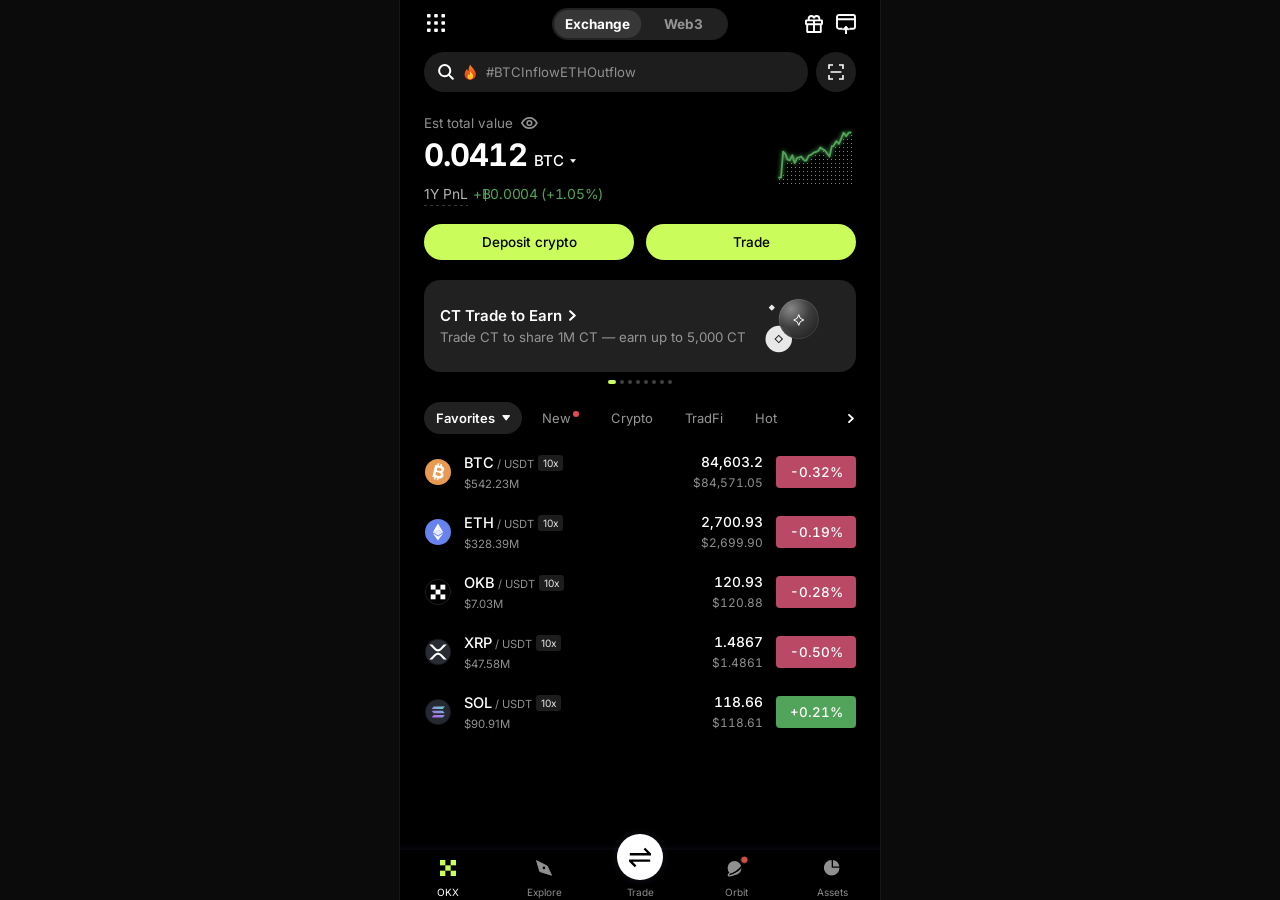
<file: index.html>
<!doctype html>
<html lang="en">
<head>
<meta charset="utf-8">
<meta name="viewport" content="width=device-width, initial-scale=1, maximum-scale=1, user-scalable=no, viewport-fit=cover">
<meta name="apple-mobile-web-app-capable" content="yes">
<meta name="mobile-web-app-capable" content="yes">
<meta name="apple-mobile-web-app-status-bar-style" content="black-translucent">
<meta name="apple-mobile-web-app-title" content="OKX">
<meta name="theme-color" content="#000000">
<meta name="format-detection" content="telephone=no">
<title>OKX</title>
<link rel="stylesheet" href="css/app.css">
</head>
<body>
<div id="app"></div>
<script src="js/icons.js"></script>
<script src="js/data.js"></script>
<script src="js/app.js"></script>
</body>
</html>
</file>
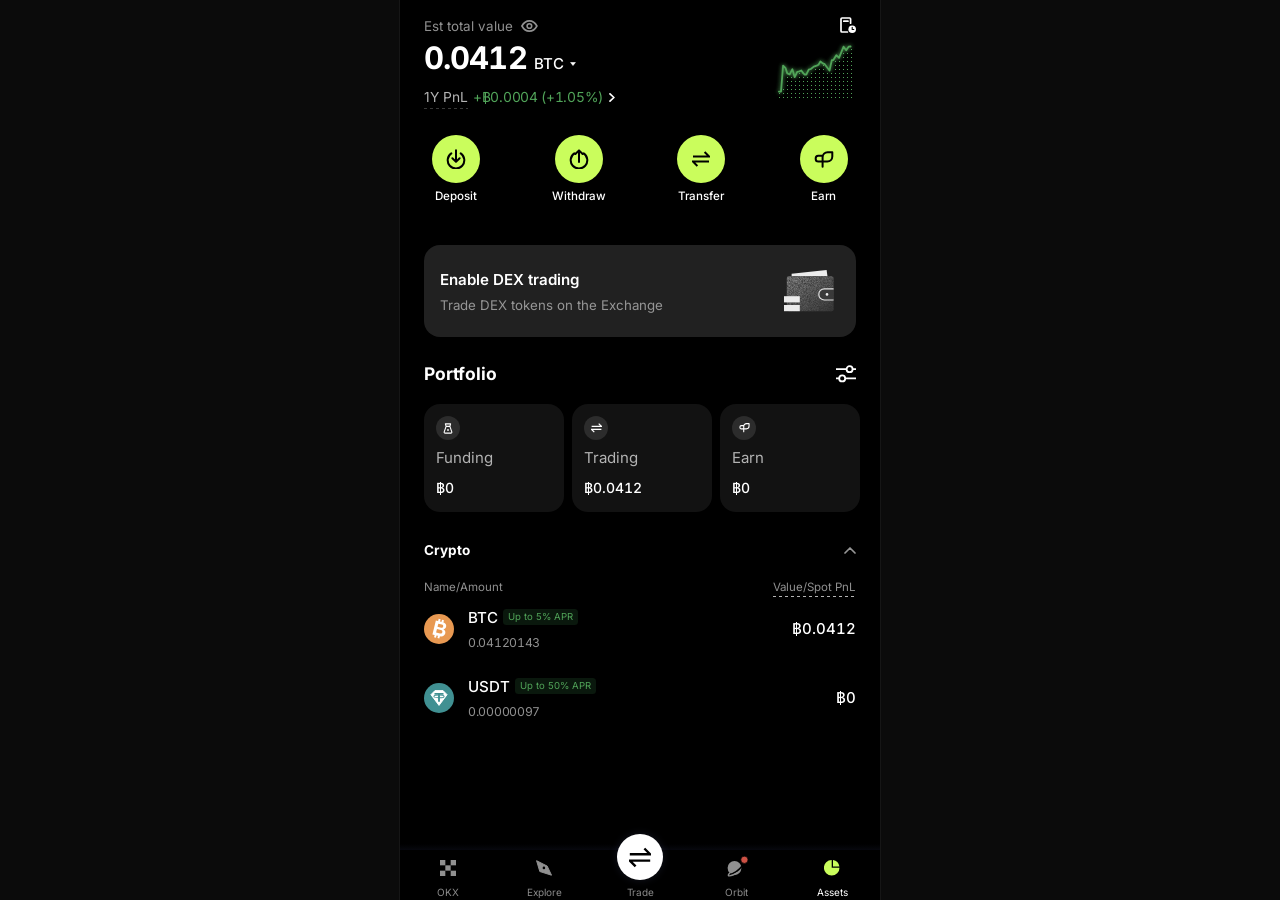
<file: assets.html>
<!doctype html>
<html lang="en">
<head>
<meta charset="utf-8">
<meta name="viewport" content="width=device-width, initial-scale=1">
<meta http-equiv="refresh" content="0; url=index.html#/assets">
<title>OKX</title>
</head>
<body style="background:#000">
<script>location.replace('index.html#/assets');</script>
</body>
</html>
</file>
<file: css/app.css>
/* OKX demo app – responsive, iOS-style web app. */

@font-face { font-family: "Inter"; font-weight: 400; font-display: swap; src: url(../fonts/inter-400.woff2) format("woff2"); }
@font-face { font-family: "Inter"; font-weight: 500; font-display: swap; src: url(../fonts/inter-500.woff2) format("woff2"); }
@font-face { font-family: "Inter"; font-weight: 600; font-display: swap; src: url(../fonts/inter-600.woff2) format("woff2"); }
@font-face { font-family: "Inter"; font-weight: 700; font-display: swap; src: url(../fonts/inter-700.woff2) format("woff2"); }

:root {
  --bg: #000;
  --text: #fff;
  --grey: #909090;
  --grey-2: #969696;
  --grey-3: #b3b3b3;
  --card: #212121;
  --field: #1d1d1d;
  --tile: #121212;
  --chip: #2c2c2c;
  --sheet: #161616;
  --line: #1c1c1c;
  --line-2: #383838;
  --lime: #cafd5c;
  --green: #51a459;
  --red: #ba4965;
  --up: #5cb865;
  --down: #e2566e;
  --g: clamp(16px, 6.1vw, 24px);
  --safe-t: env(safe-area-inset-top, 0px);
  --safe-b: env(safe-area-inset-bottom, 0px);
  --tab-h: 50px;
  --ease: cubic-bezier(.25, .9, .3, 1);
}

* { box-sizing: border-box; margin: 0; padding: 0; -webkit-tap-highlight-color: transparent; }
html, body { height: 100%; background: var(--bg); overflow: hidden; overscroll-behavior: none; }
body {
  font-family: "Inter", -apple-system, BlinkMacSystemFont, "Helvetica Neue", sans-serif;
  color: var(--text);
  font-size: 14px;
  -webkit-font-smoothing: antialiased;
  -webkit-text-size-adjust: 100%;
  -webkit-user-select: none;
  user-select: none;
  touch-action: manipulation;
}
button { font: inherit; color: inherit; background: none; border: 0; cursor: pointer; }
input, textarea { font: inherit; color: inherit; -webkit-user-select: text; user-select: text; }
svg { display: block; flex: none; }
.num { font-feature-settings: "tnum"; }

/* ---------- app shell ---------- */
#app {
  position: fixed; top: 0; bottom: 0; left: 0; right: 0;
  margin: 0 auto; max-width: 480px;
  overflow: hidden; background: var(--bg);
}
@media (min-width: 520px) {
  body { background: #0b0b0b; }
  #app { box-shadow: 0 0 0 1px #161616; }
}

.layer {
  position: absolute; inset: 0;
  transition: transform .42s var(--ease), filter .42s var(--ease);
  will-change: transform;
}
.layer.behind { transform: translateX(-28%); filter: brightness(.55); }

.screen {
  position: absolute; inset: 0;
  overflow-x: hidden; overflow-y: auto;
  -webkit-overflow-scrolling: touch;
  overscroll-behavior-y: contain;
  padding-top: var(--safe-t);
  padding-bottom: calc(var(--tab-h) + var(--safe-b) + 24px);
  visibility: hidden;
}
.screen.on { visibility: visible; }
.screen::-webkit-scrollbar, .hscroll::-webkit-scrollbar { display: none; }

/* pushed pages: fixed nav bar, scrolling body, optional bottom bar */
.page {
  position: absolute; inset: 0; z-index: 30;
  display: flex; flex-direction: column; overflow: hidden;
  background: var(--bg);
  transform: translateX(100%);
  transition: transform .42s var(--ease), filter .42s var(--ease);
  box-shadow: -12px 0 30px rgba(0, 0, 0, .5);
}
.page-scroll {
  flex: 1; min-height: 0;
  overflow-x: hidden; overflow-y: auto;
  -webkit-overflow-scrolling: touch;
  overscroll-behavior-y: contain;
  padding-bottom: calc(var(--safe-b) + 24px);
}
.page-scroll::-webkit-scrollbar { display: none; }
.page.has-bar .page-scroll { padding-bottom: 16px; }
.page.in { transform: none; }
.page.behind { transform: translateX(-28%); filter: brightness(.55); }
.page.dragging, .layer.dragging { transition: none; }

.navbar {
  position: relative; z-index: 5; flex: none;
  padding-top: var(--safe-t);
  background: rgba(0, 0, 0, .82);
  -webkit-backdrop-filter: saturate(160%) blur(20px);
  backdrop-filter: saturate(160%) blur(20px);
}
.navbar-in { height: 48px; display: flex; align-items: center; padding: 0 calc(var(--g) - 8px); }
.nav-btn { width: 40px; height: 40px; display: flex; align-items: center; justify-content: center; border-radius: 20px; }
.nav-title { flex: 1; text-align: center; font-size: 16px; font-weight: 600; white-space: nowrap; overflow: hidden; text-overflow: ellipsis; }
.nav-title small { display: block; font-size: 11px; font-weight: 400; color: var(--grey); margin-top: 2px; }
.large-title { font-size: 26px; font-weight: 700; padding: 6px var(--g) 14px; }

/* ---------- tab bar ---------- */
.tabbar {
  position: absolute; left: 0; right: 0; bottom: 0; z-index: 20;
  height: calc(var(--tab-h) + var(--safe-b));
  padding-bottom: var(--safe-b);
  display: flex;
  background: rgba(0, 0, 0, .9);
  -webkit-backdrop-filter: blur(20px);
  backdrop-filter: blur(20px);
}
.tabbar::before {
  content: ""; position: absolute; left: 0; right: 0; top: -6px; height: 6px; pointer-events: none;
  background: linear-gradient(to bottom, rgba(7, 8, 14, 0), #07080e);
}
.tab {
  flex: 1; position: relative; height: var(--tab-h);
  display: flex; flex-direction: column; align-items: center;
  color: #8a8a8a;
}
.tab .ic { margin-top: 10px; height: 16px; display: flex; align-items: center; color: #909090; }
.tab .ic.orbit { margin-top: 6px; height: 21px; margin-bottom: -1px; margin-left: 4px; }
.tab .lbl { margin-top: 10.5px; font-size: 10px; line-height: 1; }
.tab.on .ic { color: var(--lime); }
.tab.on .lbl { color: #fff; }
.tab-trade .fab {
  position: absolute; top: -16px; left: 50%; margin-left: -23px;
  width: 46px; height: 46px; border-radius: 50%;
  background: #fff; display: flex; align-items: center; justify-content: center;
  box-shadow: 0 0 8px rgba(80, 90, 140, .22);
  transition: transform .15s;
}
.tab-trade:active .fab { transform: scale(.92); }
.tab-trade .lbl { margin-top: 36.5px; }

/* ---------- generic bits ---------- */
.pad { padding-left: var(--g); padding-right: var(--g); }
.row-flex { display: flex; align-items: center; }
.grow { flex: 1; min-width: 0; }
.muted { color: var(--grey); }
.up { color: var(--up); }
.down { color: var(--down); }
.tap { transition: opacity .12s, transform .12s; }
.tap:active { opacity: .55; }
.press:active { transform: scale(.97); }
.hscroll { display: flex; overflow-x: auto; overflow-y: hidden; -webkit-overflow-scrolling: touch; scrollbar-width: none; }

.baht { position: relative; display: inline-block; line-height: 1; }
.baht::after {
  content: ""; position: absolute; left: .255em; width: .085em; top: .04em; bottom: .025em;
  background: currentColor;
}

.btn {
  height: 36px; border-radius: 18px; padding: 0 18px;
  display: inline-flex; align-items: center; justify-content: center;
  background: var(--lime); color: #000; font-size: 13.5px; font-weight: 500;
  transition: transform .12s, opacity .12s;
}
.btn:active { transform: scale(.97); opacity: .85; }
.btn.lg { height: 46px; border-radius: 23px; font-size: 15px; font-weight: 600; width: 100%; }
.btn.dark { background: var(--card); color: #fff; }
.card .btn.dark { background: #353535; }
.btn.buy { background: var(--green); color: #fff; }
.btn.sell { background: var(--red); color: #fff; }
.btn[disabled] { opacity: .35; }

.searchbar {
  height: 40px; border-radius: 20px; background: var(--field);
  display: flex; align-items: center; gap: 10px; padding: 0 14px;
  color: var(--grey); font-size: 13.2px;
}
.searchbar svg { color: #fff; }
.circle-btn { width: 40px; height: 40px; border-radius: 50%; background: var(--field); display: flex; align-items: center; justify-content: center; flex: none; }

.chips { display: flex; gap: 8px; padding: 0 var(--g); }
.chip { height: 30px; padding: 0 12px; border-radius: 15px; display: flex; align-items: center; font-size: 13px; color: var(--grey-2); flex: none; white-space: nowrap; }
.chip.on { background: var(--card); color: #fff; font-weight: 600; }
.chip.sm { height: 26px; font-size: 12px; padding: 0 10px; border-radius: 6px; background: var(--tile); }
.chip.sm.on { background: var(--card); }

.empty { text-align: center; color: var(--grey); padding: 48px 0; font-size: 13px; }
.empty .em-ic { width: 54px; height: 54px; border-radius: 50%; background: var(--tile); margin: 0 auto 14px; display: flex; align-items: center; justify-content: center; color: #555; }

/* ---------- balance header (home + assets) ---------- */
.bal { position: relative; padding: 0 var(--g); }
.bal-label { height: 16px; display: flex; align-items: center; gap: 8px; color: var(--grey); font-size: 13.4px; }
.bal-label svg { color: var(--grey); }
.bal-amt { display: flex; align-items: baseline; margin-top: 8px; line-height: 32px; }
.bal-amt .big { font-size: 31px; font-weight: 700; letter-spacing: -.9px; font-feature-settings: "tnum"; }
.bal-amt .unit { font-size: 15px; font-weight: 500; margin-left: 7px; display: inline-flex; align-items: center; gap: 6px; }
.bal-pnl { margin-top: 8px; font-size: 13.8px; line-height: 18px; display: flex; align-items: center; color: var(--grey-3); }
.bal-pnl .lab { position: relative; }
.bal-pnl .lab::after {
  content: ""; position: absolute; left: 0; right: 0; bottom: -3px; height: 1px;
  background: repeating-linear-gradient(to right, #383838 0 3px, transparent 3px 6px);
}
.bal-pnl .val { color: var(--green); margin-left: 5px; letter-spacing: -.3px; }
.bal-pnl svg { margin-left: 6px; color: #fff; }
.bal-chart { position: absolute; right: var(--g); top: 11px; }
.flash-up { animation: flashUp .7s; }
.flash-down { animation: flashDown .7s; }
@keyframes flashUp { 0% { color: var(--up); } 100% { } }
@keyframes flashDown { 0% { color: var(--down); } 100% { } }

/* ---------- home ---------- */
.home-hd { height: 32px; margin-top: 8px; display: flex; align-items: center; padding: 0 var(--g); position: relative; }
.home-hd .left { width: 60px; padding-left: 3px; }
.home-hd .right { width: 60px; display: flex; justify-content: flex-end; gap: 13px; }
.seg { flex: 1; display: flex; justify-content: center; }
.seg-in { position: relative; display: flex; height: 32px; border-radius: 16px; background: var(--card); padding: 1.7px; }
.seg-in .knob { position: absolute; top: 1.7px; bottom: 1.7px; left: 1.7px; border-radius: 14.3px; background: #373737; transition: transform .3s var(--ease), width .3s var(--ease); }
.seg-in button { position: relative; height: 28.6px; padding: 0 11px; font-size: 13.5px; font-weight: 700; color: var(--grey-2); min-width: 85px; transition: color .2s; }
.seg-in button.on { color: #fff; }
.home-search { display: flex; gap: 8px; margin-top: 12px; padding: 0 var(--g); }
.home-search .searchbar { flex: 1; }
.home-bal { margin-top: 23px; }
.cta { display: flex; gap: 12px; padding: 0 var(--g); margin-top: 21px; }
.cta .btn { flex: 1; }

.carousel { margin-top: 20px; scroll-snap-type: x mandatory; padding: 0 var(--g); scroll-padding: 0 var(--g); gap: var(--g); }
.promo {
  flex: none; width: 100%; height: 92px; border-radius: 16px; background: var(--card);
  scroll-snap-align: start; position: relative; overflow: hidden;
  padding: 0 96px 0 16px; text-align: left;
  display: flex; flex-direction: column; justify-content: center;
}
.promo .ttl { display: flex; align-items: center; gap: 7px; font-size: 15px; font-weight: 600; line-height: 18px; }
.promo .ttl svg { width: 7px; height: 11px; }
.promo .sub { margin-top: 4px; font-size: 13.3px; line-height: 16.3px; color: var(--grey-2); }
.promo .art { position: absolute; right: 16px; top: 0; height: 92px; width: 80px; }
.dots { display: flex; justify-content: center; gap: 4px; margin-top: 8px; }
.dots i { width: 4px; height: 4px; border-radius: 2px; background: #3f3f3f; transition: width .25s, background .25s; }
.dots i.on { width: 8px; background: var(--lime); }

.mkt-tabs { margin-top: 18px; align-items: center; }
.mkt-tabs .chip { height: 32px; border-radius: 16px; padding: 0 12px; font-size: 13px; }
.mkt-tabs .chip .newdot { width: 6px; height: 6px; border-radius: 50%; background: #e24a54; margin: -9px 0 0 2px; }
.mkt-tabs .chip svg { margin-left: 7px; }
.mkt-tabs .more { margin-left: auto; padding: 0 2px 0 12px; flex: none; color: #fff; height: 32px; display: flex; align-items: center; }
.mkt-list { margin-top: 8px; }

/* market row */
.mrow { display: flex; align-items: center; height: 60px; padding: 0 var(--g); transition: background .15s; }
.mrow:active { background: #0d0d0d; }
.mrow .ci { margin-left: 1px; margin-right: 13px; }
.mrow .nm { flex: 1; min-width: 0; }
.mrow .pair { display: flex; align-items: center; white-space: nowrap; }
.mrow .base { font-size: 14.6px; font-weight: 500; }
.mrow .quote { font-size: 11.2px; color: var(--grey); margin-left: 3px; margin-top: 2px; }
.mrow .lev { margin-left: 4px; height: 16px; padding: 0 4.5px; border-radius: 3.3px; background: var(--field); color: #e6e6e6; font-size: 10.1px; line-height: 16px; }
.mrow .sub { font-size: 11.4px; color: var(--grey); margin-top: 5px; }
.mrow .px { text-align: right; margin-right: 13px; }
.mrow .px .p { font-size: 13.8px; font-weight: 500; }
.mrow .px .u { font-size: 11.9px; color: var(--grey); margin-top: 5px; }
.badge { width: 80px; height: 32px; border-radius: 4px; display: flex; align-items: center; justify-content: center; font-size: 13.4px; font-weight: 500; color: #fff; flex: none; transition: background .3s; font-feature-settings: "tnum"; }
.badge.up { background: var(--green); color: #fff; }
.badge.down { background: var(--red); color: #fff; }

.colhead { display: flex; align-items: center; padding: 0 var(--g); height: 32px; font-size: 11.5px; color: var(--grey); }
.colhead button { display: flex; align-items: center; gap: 3px; color: var(--grey); font-size: 11.5px; }
.colhead button.on { color: #fff; }
.colhead .sort { display: flex; flex-direction: column; gap: 1px; }
.colhead .sort i { width: 0; height: 0; border-left: 3px solid transparent; border-right: 3px solid transparent; }
.colhead .sort i:first-child { border-bottom: 3.5px solid #555; }
.colhead .sort i:last-child { border-top: 3.5px solid #555; }
.colhead .asc .sort i:first-child { border-bottom-color: #fff; }
.colhead .desc .sort i:last-child { border-top-color: #fff; }

/* web3 panel */
.w3-card { margin: 22px var(--g) 0; border-radius: 16px; background: var(--card); padding: 18px 16px; }
.w3-card .k { color: var(--grey); font-size: 13px; }
.w3-card .v { font-size: 28px; font-weight: 700; margin-top: 6px; }
.w3-card .n { color: var(--grey-2); font-size: 12.5px; margin-top: 8px; line-height: 17px; }

/* ---------- assets ---------- */
.assets-top { margin-top: 18px; }
.assets-top .hist { position: absolute; right: var(--g); top: -1px; color: #fff; }
.assets-top .bal-chart { top: 22px; }
.actions { display: flex; justify-content: space-between; padding: 0 calc(var(--g) + 8px); margin-top: 29px; }
.act { width: 48px; display: flex; flex-direction: column; align-items: center; }
.act .c { width: 48px; height: 48px; border-radius: 50%; background: var(--lime); color: #000; display: flex; align-items: center; justify-content: center; transition: transform .12s; }
.act:active .c { transform: scale(.92); }
.act .l { margin-top: 6px; font-size: 11.6px; font-weight: 500; white-space: nowrap; }
.dex { display: flex; flex-direction: column; justify-content: center; width: calc(100% - 2 * var(--g)); text-align: left; margin: 42px var(--g) 0; height: 92px; border-radius: 16px; background: var(--card); position: relative; overflow: hidden; padding: 0 90px 0 16px; transition: opacity .3s, height .3s, margin .3s; }
.dex .ttl { font-size: 15.1px; font-weight: 600; }
.dex .sub { font-size: 13.3px; color: var(--grey-2); margin-top: 8px; }
.dex .art { position: absolute; right: 20px; top: 25px; }
.dex.gone { opacity: 0; height: 0; margin-top: 0; padding: 0; }
.sec-hd { display: flex; align-items: center; justify-content: space-between; padding: 0 var(--g); }
.sec-hd h2 { font-size: 17.4px; font-weight: 700; }
.sec-hd h3 { font-size: 13.5px; font-weight: 700; }
.portfolio-hd { margin-top: 26px; }
.pcards { gap: 8px; padding: 0 var(--g); margin-top: 20px; scroll-padding: 0 var(--g); scroll-snap-type: x proximity; }
.pcard { display: flex; flex-direction: column; align-items: flex-start; justify-content: flex-start; text-align: left; flex: none; width: 140px; height: 108px; border-radius: 16px; background: var(--tile); padding: 12px; position: relative; scroll-snap-align: start; transition: transform .12s; }
.pcard:active { transform: scale(.97); }
.pcard .ic { width: 24px; height: 24px; border-radius: 50%; background: var(--chip); display: flex; align-items: center; justify-content: center; color: #fff; }
.pcard .lab { font-size: 15px; color: var(--grey-3); margin-top: 8px; }
.pcard .amt { position: absolute; left: 12px; bottom: 16px; font-size: 14px; font-weight: 500; font-feature-settings: "tnum"; }
.crypto-hd { margin-top: 30px; }
.crypto-hd button { color: var(--grey-2); transition: transform .25s; }
.crypto-hd button.collapsed { transform: rotate(180deg); }
.colh2 { display: flex; justify-content: space-between; padding: 0 var(--g); margin-top: 22px; font-size: 11.5px; color: var(--grey); }
.colh2 .r { position: relative; }
.colh2 .r::after { content: ""; position: absolute; left: 0; right: 0; bottom: -3px; height: 1px; background: repeating-linear-gradient(to right, #b3b3b3 0 3.3px, transparent 3.3px 6px); }
.arow { display: flex; align-items: center; height: 69px; padding: 0 var(--g); transition: background .15s; }
.arow:active { background: #0d0d0d; }
.arow .ci { margin-right: 14px; }
.arow .sym { display: flex; align-items: center; font-size: 15.1px; font-weight: 500; }
.apr { margin-left: 5px; height: 16px; padding: 0 5px; border-radius: 3.5px; background: #0a180d; color: var(--green); font-size: 9.6px; line-height: 16px; font-weight: 400; }
.arow .qty { font-size: 12.2px; color: var(--grey); margin-top: 8px; font-feature-settings: "tnum"; letter-spacing: -.3px; }
.arow .val { margin-left: auto; text-align: right; font-size: 15px; font-weight: 500; font-feature-settings: "tnum"; }
.arow .val small { display: block; font-size: 11.5px; color: var(--grey); font-weight: 400; margin-top: 4px; }

/* ---------- explore ---------- */
.ex-top { padding: 8px var(--g) 0; display: flex; gap: 8px; }
.ex-top .searchbar { flex: 1; }
.ex-tabs { margin-top: 16px; gap: 22px; padding: 0 var(--g); }
.ex-tabs button { font-size: 17px; font-weight: 700; color: #5d5d5d; flex: none; height: 30px; transition: color .2s; }
.ex-tabs button.on { color: #fff; }
.ex-sub { margin-top: 10px; }
.ex-list .colhead { margin-top: 6px; }

/* ---------- trade ---------- */
.tr-top { display: flex; align-items: center; gap: 20px; padding: 10px var(--g) 0; }
.tr-top button { font-size: 17px; font-weight: 700; color: #5d5d5d; }
.tr-top button.on { color: #fff; }
.tr-pair { display: flex; align-items: center; padding: 16px var(--g) 0; }
.tr-pair .nm { display: flex; align-items: center; gap: 6px; font-size: 18px; font-weight: 700; }
.tr-pair .chg { margin-left: 8px; font-size: 12.5px; font-weight: 500; }
.tr-pair .icons { margin-left: auto; display: flex; gap: 8px; color: #fff; }
.tr-body { display: flex; gap: 14px; padding: 14px var(--g) 0; }
.tr-form { flex: 1.25; min-width: 0; }
.tr-book { flex: 1; min-width: 0; }
.bs { display: flex; height: 34px; border-radius: 8px; background: var(--tile); padding: 2px; }
.bs button { flex: 1; border-radius: 6px; font-size: 14px; font-weight: 600; color: var(--grey); }
.bs button.on.buy { background: var(--green); color: #fff; }
.bs button.on.sell { background: var(--red); color: #fff; }
.field { margin-top: 10px; height: 40px; border-radius: 8px; background: var(--tile); display: flex; align-items: center; padding: 0 4px 0 12px; }
.field.select { width: 100%; justify-content: space-between; padding-right: 12px; font-size: 13.5px; }
.field input { flex: 1; min-width: 0; background: none; border: 0; outline: none; font-size: 14px; font-feature-settings: "tnum"; }
.field input::placeholder { color: #555; }
.field .unit { font-size: 12px; color: var(--grey); margin-right: 6px; }
.field .step { width: 28px; height: 32px; color: var(--grey-3); font-size: 18px; display: flex; align-items: center; justify-content: center; }
.slider { position: relative; height: 26px; margin: 12px 4px 0; touch-action: none; }
.slider .track { position: absolute; left: 0; right: 0; top: 12px; height: 2px; background: #2a2a2a; }
.slider .fill { position: absolute; left: 0; top: 12px; height: 2px; background: #fff; }
.slider .mark { position: absolute; top: 8px; width: 10px; height: 10px; margin-left: -5px; border-radius: 2px; transform: rotate(45deg); background: #000; border: 1.5px solid #3a3a3a; }
.slider .mark.on { border-color: #fff; background: #fff; }
.slider .thumb { position: absolute; top: 6px; width: 14px; height: 14px; margin-left: -7px; border-radius: 3px; transform: rotate(45deg); background: #000; border: 2px solid #fff; }
.kv { display: flex; justify-content: space-between; font-size: 11.5px; color: var(--grey); margin-top: 10px; }
.kv b { color: #fff; font-weight: 500; font-feature-settings: "tnum"; }
.tr-form .btn.lg { margin-top: 14px; height: 42px; font-size: 14px; }
.book-hd { display: flex; justify-content: space-between; font-size: 10.5px; color: var(--grey); height: 18px; }
.book-row { position: relative; display: flex; justify-content: space-between; font-size: 11.5px; height: 20px; align-items: center; font-feature-settings: "tnum"; }
.book-row .bar { position: absolute; right: 0; top: 2px; bottom: 2px; opacity: .14; transition: width .4s; }
.book-row.ask .p { color: var(--down); }
.book-row.bid .p { color: var(--up); }
.book-row.ask .bar { background: var(--down); }
.book-row.bid .bar { background: var(--up); }
.book-row span { position: relative; }
.book-mid { padding: 8px 0; }
.book-mid .p { font-size: 17px; font-weight: 700; font-feature-settings: "tnum"; }
.book-mid .u { font-size: 11px; color: var(--grey); margin-top: 2px; font-feature-settings: "tnum"; }
.tr-orders { margin-top: 26px; border-top: 6px solid #0b0b0b; }
.tr-orders .tabsline { display: flex; gap: 22px; padding: 14px var(--g) 0; border-bottom: 1px solid var(--line); }
.tr-orders .tabsline button { font-size: 14px; font-weight: 600; color: var(--grey); padding-bottom: 10px; position: relative; }
.tr-orders .tabsline button.on { color: #fff; }
.tr-orders .tabsline button.on::after { content: ""; position: absolute; left: 30%; right: 30%; bottom: -1px; height: 2px; border-radius: 1px; background: #fff; }
.order { padding: 14px var(--g); border-bottom: 1px solid var(--line); }
.order .t { display: flex; align-items: center; justify-content: space-between; font-size: 14px; font-weight: 600; }
.order .t .sd { font-size: 12px; margin-right: 8px; }
.order .grid { display: grid; grid-template-columns: repeat(3, 1fr); gap: 4px; margin-top: 10px; font-size: 11.5px; color: var(--grey); }
.order .grid b { display: block; color: #fff; font-weight: 500; margin-top: 4px; font-feature-settings: "tnum"; }
.order .cancel { height: 26px; padding: 0 12px; border-radius: 13px; background: var(--card); font-size: 12px; font-weight: 500; }

/* ---------- orbit ---------- */
.ob-hd { display: flex; align-items: center; padding: 8px var(--g) 0; height: 48px; }
.ob-hd h1 { font-size: 26px; font-weight: 700; flex: 1; }
.ob-hd .icons { display: flex; gap: 6px; }
.ob-tabs { gap: 22px; padding: 6px var(--g) 0; border-bottom: 1px solid var(--line); }
.ob-tabs button { font-size: 15px; font-weight: 600; color: var(--grey); padding-bottom: 11px; position: relative; flex: none; }
.ob-tabs button.on { color: #fff; }
.ob-tabs button.on::after { content: ""; position: absolute; left: 25%; right: 25%; bottom: -1px; height: 2.5px; border-radius: 2px; background: var(--lime); }
.post { padding: 16px var(--g); border-bottom: 1px solid var(--line); animation: fadeIn .35s; }
.post .who { display: flex; align-items: center; gap: 10px; }
.avatar { width: 36px; height: 36px; border-radius: 50%; display: flex; align-items: center; justify-content: center; font-size: 13px; font-weight: 700; color: #000; flex: none; }
.post .nm { font-size: 14px; font-weight: 600; display: flex; align-items: center; gap: 4px; }
.post .hd { font-size: 12px; color: var(--grey); margin-top: 2px; }
.post .tx { font-size: 14px; line-height: 21px; margin-top: 10px; color: #e8e8e8; -webkit-user-select: text; user-select: text; }
.post .tag { display: inline-flex; align-items: center; gap: 6px; margin-top: 10px; height: 28px; padding: 0 10px 0 6px; border-radius: 14px; background: var(--tile); font-size: 12px; font-weight: 500; }
.post .bar { display: flex; gap: 26px; margin-top: 12px; color: var(--grey); font-size: 12.5px; }
.post .bar button { display: flex; align-items: center; gap: 6px; color: var(--grey); font-size: 12.5px; }
.post .bar button.liked { color: #e2566e; }
.news { padding: 16px var(--g); border-bottom: 1px solid var(--line); }
.news .src { font-size: 11.5px; color: var(--grey); }
.news .ttl { font-size: 15px; font-weight: 600; line-height: 21px; margin-top: 6px; }
.fab-post { position: absolute; right: var(--g); bottom: calc(var(--tab-h) + var(--safe-b) + 18px); z-index: 15; width: 52px; height: 52px; border-radius: 50%; background: var(--lime); color: #000; display: flex; align-items: center; justify-content: center; box-shadow: 0 6px 20px rgba(0, 0, 0, .5); transition: transform .15s, opacity .2s; }
.fab-post:active { transform: scale(.92); }
.fab-post.hide { opacity: 0; pointer-events: none; }
@keyframes fadeIn { from { opacity: 0; transform: translateY(6px); } to { opacity: 1; transform: none; } }

/* ---------- coin detail ---------- */
.cd-price { padding: 8px var(--g) 0; }
.cd-price .p { font-size: 32px; font-weight: 700; letter-spacing: -.6px; font-feature-settings: "tnum"; }
.cd-price .s { display: flex; gap: 10px; margin-top: 6px; font-size: 13px; font-feature-settings: "tnum"; }
.cd-stats { display: grid; grid-template-columns: 1fr 1fr; gap: 10px 20px; padding: 18px var(--g) 0; font-size: 11.5px; color: var(--grey); }
.cd-stats b { display: block; color: #fff; font-weight: 500; font-size: 13px; margin-top: 3px; font-feature-settings: "tnum"; }
.tf { display: flex; gap: 6px; padding: 20px var(--g) 0; }
.tf button { height: 28px; padding: 0 11px; border-radius: 14px; font-size: 12.5px; color: var(--grey); font-weight: 500; }
.tf button.on { background: var(--card); color: #fff; }
.chartbox { position: relative; margin-top: 10px; height: 240px; touch-action: pan-y; }
.chartbox svg { width: 100%; height: 100%; }
.chart-tip { position: absolute; top: 6px; left: 0; transform: translateX(-50%); background: #262626; border-radius: 6px; padding: 5px 8px; font-size: 11.5px; white-space: nowrap; pointer-events: none; opacity: 0; transition: opacity .15s; font-feature-settings: "tnum"; }
.chart-tip.on { opacity: 1; }
.about { padding: 24px var(--g) 0; }
.about h3 { font-size: 15px; font-weight: 700; }
.about p { font-size: 13px; color: var(--grey-3); line-height: 20px; margin-top: 8px; }
.bottombar { flex: none; display: flex; gap: 12px; padding: 12px var(--g) calc(var(--safe-b) + 12px); background: #000; border-top: 1px solid var(--line); }
.bottombar .btn { flex: 1; height: 44px; border-radius: 22px; font-size: 15px; font-weight: 600; }

/* list rows used by sub-pages */
.lrow { display: flex; align-items: center; min-height: 60px; padding: 10px var(--g); gap: 12px; border-bottom: 1px solid var(--line); transition: background .15s; }
.lrow:active { background: #0d0d0d; }
.lrow .t1 { font-size: 14.5px; font-weight: 500; }
.lrow .t2 { font-size: 12px; color: var(--grey); margin-top: 4px; line-height: 17px; }
.lrow .end { margin-left: auto; text-align: right; flex: none; }
.lrow .end .t1 { font-feature-settings: "tnum"; }
.card { margin: 0 var(--g); border-radius: 16px; background: var(--card); padding: 16px; }
.menu-grid { display: grid; grid-template-columns: repeat(4, 1fr); gap: 22px 8px; padding: 6px var(--g) 0; }
.menu-grid button { display: flex; flex-direction: column; align-items: center; gap: 8px; font-size: 11.5px; color: var(--grey-3); }
.menu-grid .mi { width: 48px; height: 48px; border-radius: 14px; background: var(--tile); display: flex; align-items: center; justify-content: center; color: #fff; }
.profile { display: flex; align-items: center; gap: 14px; padding: 8px var(--g) 22px; }
.profile .avatar { width: 52px; height: 52px; font-size: 18px; }
.task { display: flex; align-items: center; gap: 12px; padding: 14px var(--g); border-bottom: 1px solid var(--line); }
.task .ck { width: 22px; height: 22px; border-radius: 50%; border: 1.5px solid #444; display: flex; align-items: center; justify-content: center; flex: none; color: #000; }
.task.done .ck { background: var(--lime); border-color: var(--lime); }
.search-in { flex: 1; height: 38px; border-radius: 19px; background: var(--field); display: flex; align-items: center; gap: 10px; padding: 0 14px; }
.search-in input { flex: 1; background: none; border: 0; outline: none; font-size: 15px; }
.search-in input::placeholder { color: #666; }
.hot { display: flex; flex-wrap: wrap; gap: 8px; padding: 12px var(--g) 8px; }
.hot button { height: 30px; padding: 0 12px; border-radius: 15px; background: var(--tile); font-size: 12.5px; display: flex; align-items: center; gap: 6px; }
.label-sm { font-size: 13px; font-weight: 600; color: var(--grey-3); padding: 18px var(--g) 4px; }

/* ---------- sheets ---------- */
.backdrop { position: absolute; inset: 0; z-index: 60; background: rgba(0, 0, 0, .55); opacity: 0; transition: opacity .3s; }
.backdrop.on { opacity: 1; }
.sheet {
  position: absolute; left: 0; right: 0; bottom: 0; z-index: 61;
  max-height: 86%; display: flex; flex-direction: column;
  background: var(--sheet); border-radius: 18px 18px 0 0;
  padding-bottom: calc(var(--safe-b) + 14px);
  transform: translateY(100%); transition: transform .38s var(--ease);
}
.sheet.on { transform: none; }
.sheet.dragging { transition: none; }
.sheet .grab { height: 22px; display: flex; align-items: center; justify-content: center; flex: none; touch-action: none; }
.sheet .grab i { width: 36px; height: 4px; border-radius: 2px; background: #3a3a3a; }
.sheet .sh-hd { display: flex; align-items: center; justify-content: space-between; padding: 2px var(--g) 10px; flex: none; touch-action: none; }
.sheet .sh-hd h4 { font-size: 17px; font-weight: 700; }
.sheet .sh-body { overflow-y: auto; -webkit-overflow-scrolling: touch; }
.opt { display: flex; align-items: center; justify-content: space-between; height: 54px; padding: 0 var(--g); font-size: 15px; }
.opt:active { background: #1f1f1f; }
.opt .sub { font-size: 12px; color: var(--grey); }
.opt svg.ck { color: var(--lime); }
.sw { width: 44px; height: 26px; border-radius: 13px; background: #3a3a3a; position: relative; transition: background .2s; flex: none; }
.sw::after { content: ""; position: absolute; left: 3px; top: 3px; width: 20px; height: 20px; border-radius: 50%; background: #fff; transition: transform .2s var(--ease); }
.sw.on { background: var(--green); }
.sw.on::after { transform: translateX(18px); }
.xfer { padding: 0 var(--g); }
.xfer .box { border-radius: 14px; background: var(--tile); padding: 14px 16px; display: flex; align-items: center; }
.xfer .box .k { font-size: 12px; color: var(--grey); width: 44px; }
.xfer .box .v { font-size: 15px; font-weight: 600; }
.xfer .swapbtn { width: 34px; height: 34px; border-radius: 50%; background: var(--card); display: flex; align-items: center; justify-content: center; margin: -8px auto; position: relative; z-index: 1; border: 3px solid var(--sheet); color: #fff; }
.xfer .amt { margin-top: 14px; border-radius: 14px; background: var(--tile); padding: 12px 16px; }
.xfer .amt .k { font-size: 12px; color: var(--grey); display: flex; justify-content: space-between; }
.xfer .amt .in { display: flex; align-items: center; margin-top: 8px; }
.xfer .amt input { flex: 1; min-width: 0; background: none; border: 0; outline: none; font-size: 22px; font-weight: 600; font-feature-settings: "tnum"; }
.xfer .amt input::placeholder { color: #444; }
.xfer .amt .max { color: var(--lime); font-size: 13px; font-weight: 600; margin-left: 10px; }
.xfer .coinsel { display: flex; align-items: center; gap: 8px; font-size: 14px; font-weight: 600; }
textarea.compose { width: 100%; min-height: 140px; resize: none; background: var(--tile); border: 0; outline: none; border-radius: 14px; padding: 14px; font-size: 15px; line-height: 22px; }

/* ---------- toast ---------- */
.toast {
  position: absolute; left: 50%; top: calc(var(--safe-t) + 14px); z-index: 80;
  transform: translate(-50%, -20px); opacity: 0;
  background: rgba(40, 40, 40, .96); border-radius: 22px; padding: 11px 18px;
  font-size: 13.5px; font-weight: 500; white-space: nowrap; pointer-events: none;
  display: flex; align-items: center; gap: 8px;
  transition: transform .35s var(--ease), opacity .3s;
  -webkit-backdrop-filter: blur(16px); backdrop-filter: blur(16px);
}
.toast.on { transform: translate(-50%, 0); opacity: 1; }
.toast svg { color: var(--lime); }
</file>
